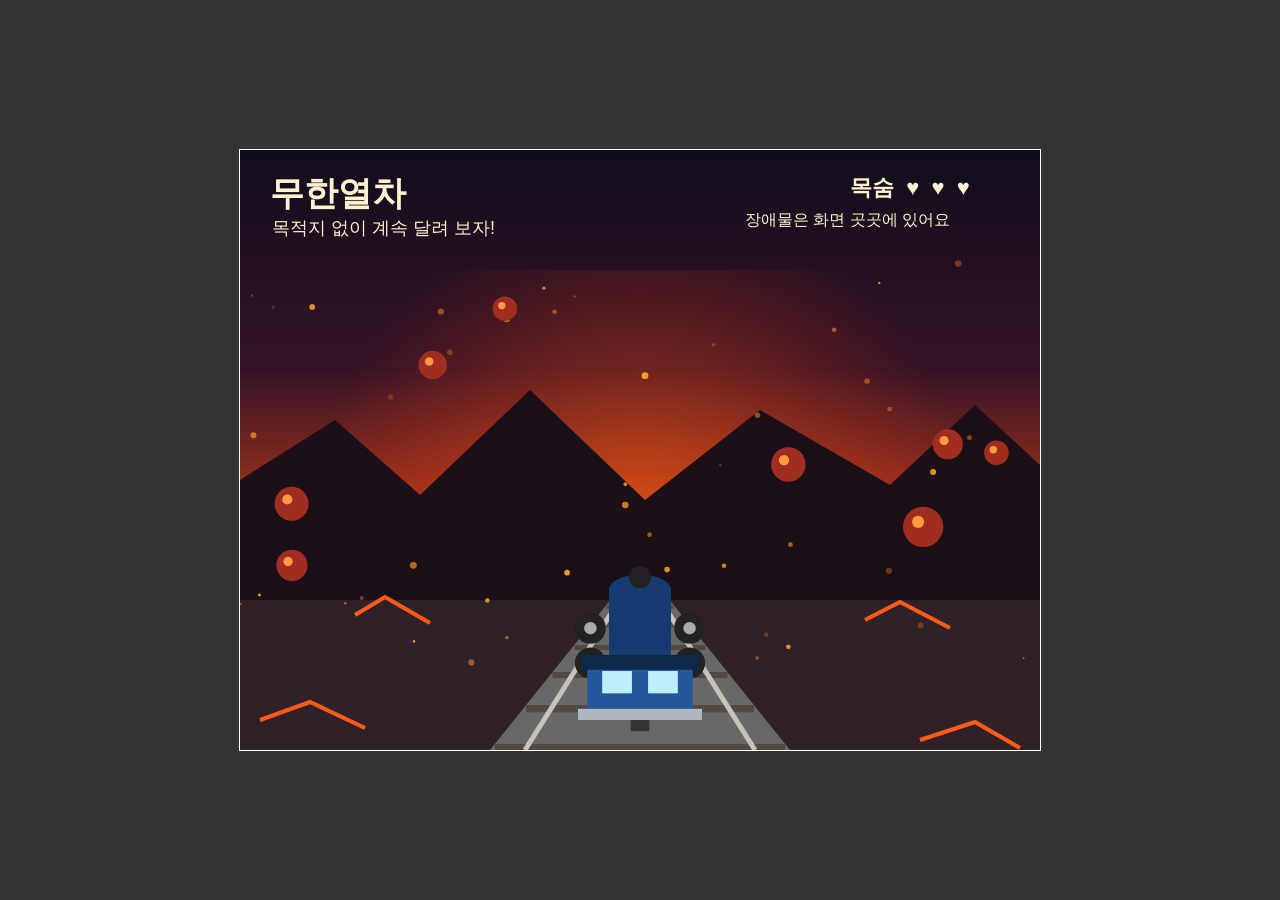
<file: index.html>
<!doctype html>
<html lang="ko">
<head>
  <meta charset="utf-8">
  <meta name="viewport" content="width=device-width, initial-scale=1">
  <title>게임</title>
  <link rel="stylesheet" href="style.css">
  <script src="script.js" defer></script>
</head>
<body>
  <canvas id="game" width="800" height="600"></canvas>
</body>
</html>
</file>
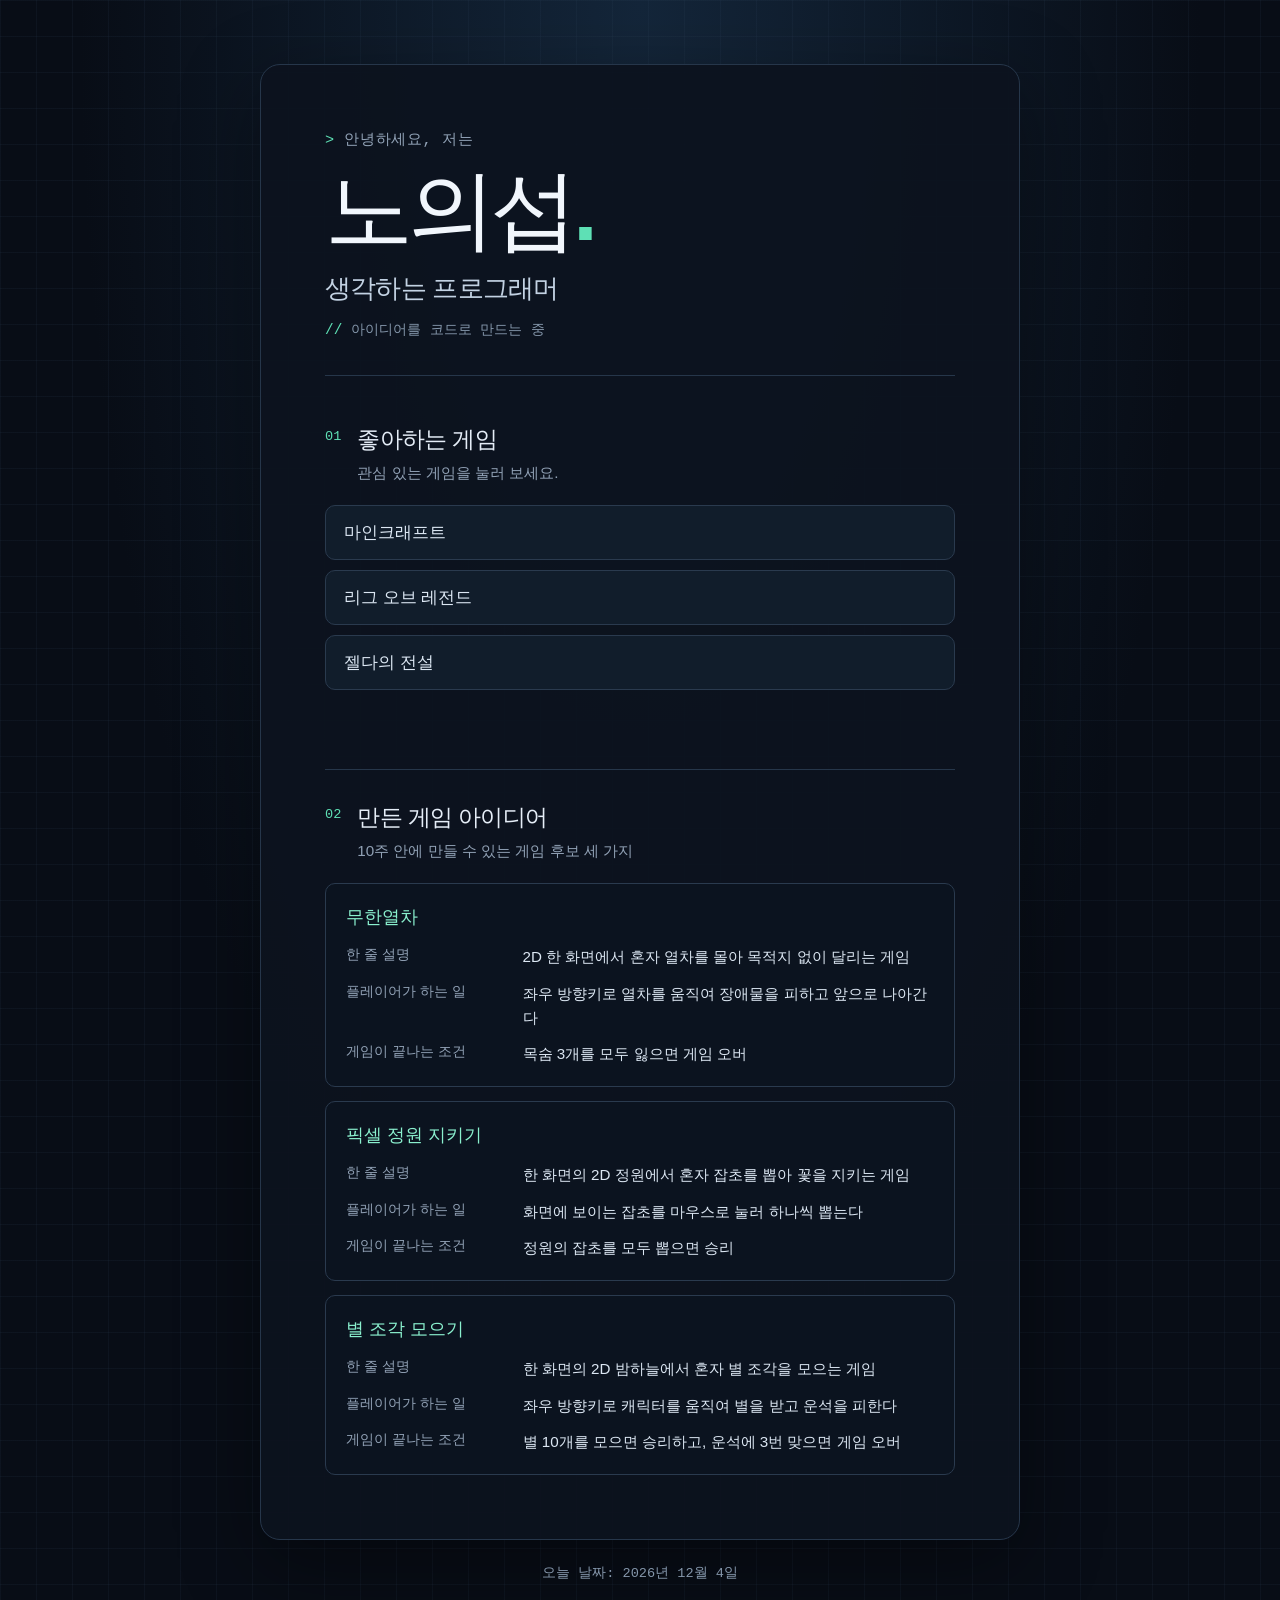
<file: week01/index.html>
<!doctype html>
<html lang="ko">
<head>
  <meta charset="utf-8">
  <meta name="viewport" content="width=device-width, initial-scale=1">
  <meta name="theme-color" content="#111827">
  <title>노의섭 | 생각하는 프로그래머</title>
  <link rel="stylesheet" href="style.css">
  <script src="script.js" defer></script>
</head>
<body>
  <main class="profile">
    <header class="intro">
      <p class="eyebrow"><span class="prompt-mark">&gt;</span> 안녕하세요, 저는</p>
      <h1>노의섭<span class="name-mark">.</span></h1>
      <p class="tagline">생각하는 프로그래머</p>
      <p class="code-note"><span aria-hidden="true">//</span> 아이디어를 코드로 만드는 중</p>
    </header>

    <section class="games" aria-labelledby="games-title">
      <div class="section-heading">
        <span class="section-number">01</span>
        <div>
          <h2 id="games-title">좋아하는 게임</h2>
          <p class="games-hint">관심 있는 게임을 눌러 보세요.</p>
        </div>
      </div>
      <ul class="game-list">
        <li><button class="game-button" type="button">마인크래프트</button></li>
        <li><button class="game-button" type="button">리그 오브 레전드</button></li>
        <li><button class="game-button" type="button">젤다의 전설</button></li>
      </ul>
      <p class="selection-message" aria-live="polite"></p>
    </section>

    <section class="idea" aria-labelledby="idea-title">
      <div class="section-heading">
        <span class="section-number">02</span>
        <div>
          <h2 id="idea-title">만든 게임 아이디어</h2>
          <p class="games-hint">10주 안에 만들 수 있는 게임 후보 세 가지</p>
        </div>
      </div>
      <div class="idea-list">
        <article class="idea-card">
          <h3>무한열차</h3>
          <dl>
            <div><dt>한 줄 설명</dt><dd>2D 한 화면에서 혼자 열차를 몰아 목적지 없이 달리는 게임</dd></div>
            <div><dt>플레이어가 하는 일</dt><dd>좌우 방향키로 열차를 움직여 장애물을 피하고 앞으로 나아간다</dd></div>
            <div><dt>게임이 끝나는 조건</dt><dd>목숨 3개를 모두 잃으면 게임 오버</dd></div>
          </dl>
        </article>
        <article class="idea-card">
          <h3>픽셀 정원 지키기</h3>
          <dl>
            <div><dt>한 줄 설명</dt><dd>한 화면의 2D 정원에서 혼자 잡초를 뽑아 꽃을 지키는 게임</dd></div>
            <div><dt>플레이어가 하는 일</dt><dd>화면에 보이는 잡초를 마우스로 눌러 하나씩 뽑는다</dd></div>
            <div><dt>게임이 끝나는 조건</dt><dd>정원의 잡초를 모두 뽑으면 승리</dd></div>
          </dl>
        </article>
        <article class="idea-card">
          <h3>별 조각 모으기</h3>
          <dl>
            <div><dt>한 줄 설명</dt><dd>한 화면의 2D 밤하늘에서 혼자 별 조각을 모으는 게임</dd></div>
            <div><dt>플레이어가 하는 일</dt><dd>좌우 방향키로 캐릭터를 움직여 별을 받고 운석을 피한다</dd></div>
            <div><dt>게임이 끝나는 조건</dt><dd>별 10개를 모으면 승리하고, 운석에 3번 맞으면 게임 오버</dd></div>
          </dl>
        </article>
      </div>
    </section>
  </main>
  <footer class="page-footer">
    <p>오늘 날짜: <time id="today-date"></time></p>
  </footer>
</body>
</html>
</file>
<file: style.css>
body {
  display: flex;
  min-height: 100vh;
  margin: 0;
  align-items: center;
  justify-content: center;
  background-color: #333;
}

canvas {
  border: 1px solid #fff;
}
</file>
<file: week01/style.css>
:root {
  color-scheme: dark;
  font-family: "Pretendard", "Noto Sans KR", "Malgun Gothic", sans-serif;
  background: #080d16;
  color: #e5edf7;
  font-synthesis: none;
  text-rendering: optimizeLegibility;
}

* {
  box-sizing: border-box;
}

body {
  min-width: 320px;
  min-height: 100vh;
  margin: 0;
  padding: 64px 24px 28px;
  background-color: #080d16;
  background-image:
    linear-gradient(rgb(53 77 104 / 12%) 1px, transparent 1px),
    linear-gradient(90deg, rgb(53 77 104 / 12%) 1px, transparent 1px),
    radial-gradient(ellipse at 50% 0, #14263a 0, transparent 62%);
  background-size: 36px 36px, 36px 36px, auto;
}

.profile {
  width: min(100%, 760px);
  margin: 0 auto;
  padding: clamp(28px, 7vw, 64px);
  border: 1px solid #26364a;
  border-radius: 20px;
  background: rgb(12 19 30 / 94%);
  box-shadow: 0 24px 80px rgb(0 0 0 / 38%);
}

.intro {
  margin-bottom: 48px;
  padding-bottom: 36px;
  border-bottom: 1px solid #26364a;
}

.eyebrow,
.code-note,
.section-number,
.page-footer {
  font-family: "Cascadia Code", "Consolas", monospace;
}

.eyebrow {
  margin: 0 0 12px;
  color: #93a4b8;
  font-size: 0.95rem;
  letter-spacing: 0.04em;
}

.prompt-mark,
.name-mark {
  color: #5ee0b5;
}

h1,
h2,
p {
  margin-top: 0;
}

h1 {
  margin-bottom: 12px;
  color: #f1f6fc;
  font-size: clamp(3.25rem, 10vw, 5.5rem);
  line-height: 1.1;
  letter-spacing: -0.06em;
}

.tagline {
  margin-bottom: 14px;
  color: #c3d2e3;
  font-size: clamp(1.25rem, 4vw, 1.65rem);
  font-weight: 600;
  letter-spacing: -0.03em;
}

.code-note {
  margin-bottom: 0;
  color: #8496aa;
  font-size: 0.9rem;
}

.code-note span {
  color: #5ee0b5;
}

.games {
  margin-bottom: 42px;
}

.section-heading {
  display: flex;
  gap: 16px;
  align-items: flex-start;
  margin-bottom: 20px;
}

.section-number {
  padding-top: 5px;
  color: #5ee0b5;
  font-size: 0.85rem;
}

h2 {
  margin-bottom: 6px;
  color: #e5edf7;
  font-size: 1.45rem;
  letter-spacing: -0.03em;
}

.games-hint {
  margin-bottom: 0;
  color: #91a1b5;
  font-size: 0.95rem;
  line-height: 1.6;
}

.game-list {
  display: grid;
  gap: 10px;
  margin: 0;
  padding: 0;
  list-style: none;
}

.game-button {
  width: 100%;
  padding: 15px 18px;
  border: 1px solid #2a3a4e;
  border-radius: 10px;
  background: #111d2b;
  color: #dce7f3;
  font: inherit;
  font-size: 1.05rem;
  text-align: left;
  cursor: pointer;
  transition: border-color 160ms ease, background-color 160ms ease, color 160ms ease, transform 160ms ease;
}

.game-button:hover,
.game-button:focus-visible {
  border-color: #5ee0b5;
  outline: none;
  transform: translateX(4px);
}

.game-button[aria-pressed="true"] {
  border-color: #5ee0b5;
  background: #12352f;
  color: #8af0ce;
}

.selection-message {
  min-height: 1.5em;
  margin: 14px 0 0;
  color: #8af0ce;
  font-size: 0.95rem;
}

.idea {
  padding-top: 32px;
  border-top: 1px solid #26364a;
}

.idea-list {
  display: grid;
  gap: 14px;
}

.idea-card {
  padding: 20px;
  border: 1px solid #2a3a4e;
  border-radius: 10px;
  background: #0b131f;
}

.idea-card h3 {
  margin: 0 0 16px;
  color: #8af0ce;
  font-size: 1.15rem;
}

.idea-card dl,
.idea-card dd {
  margin: 0;
}

.idea-card dl {
  display: grid;
  gap: 12px;
}

.idea-card dl div {
  display: grid;
  grid-template-columns: minmax(132px, 0.8fr) 2fr;
  gap: 12px;
}

.idea-card dt {
  color: #91a1b5;
  font-size: 0.9rem;
}

.idea-card dd {
  color: #dce7f3;
  font-size: 0.95rem;
  line-height: 1.6;
}

.page-footer {
  margin-top: 24px;
  color: #8496aa;
  font-size: 0.85rem;
  text-align: center;
}

.page-footer p {
  margin: 0;
}

@media (max-width: 480px) {
  body {
    padding: 28px 14px 20px;
  }

  .profile {
    border-radius: 15px;
  }

  .idea-card dl div {
    grid-template-columns: 1fr;
    gap: 4px;
  }
}

@media (prefers-reduced-motion: reduce) {
  *,
  *::before,
  *::after {
    scroll-behavior: auto !important;
    transition-duration: 0.01ms !important;
  }
}
</file>
